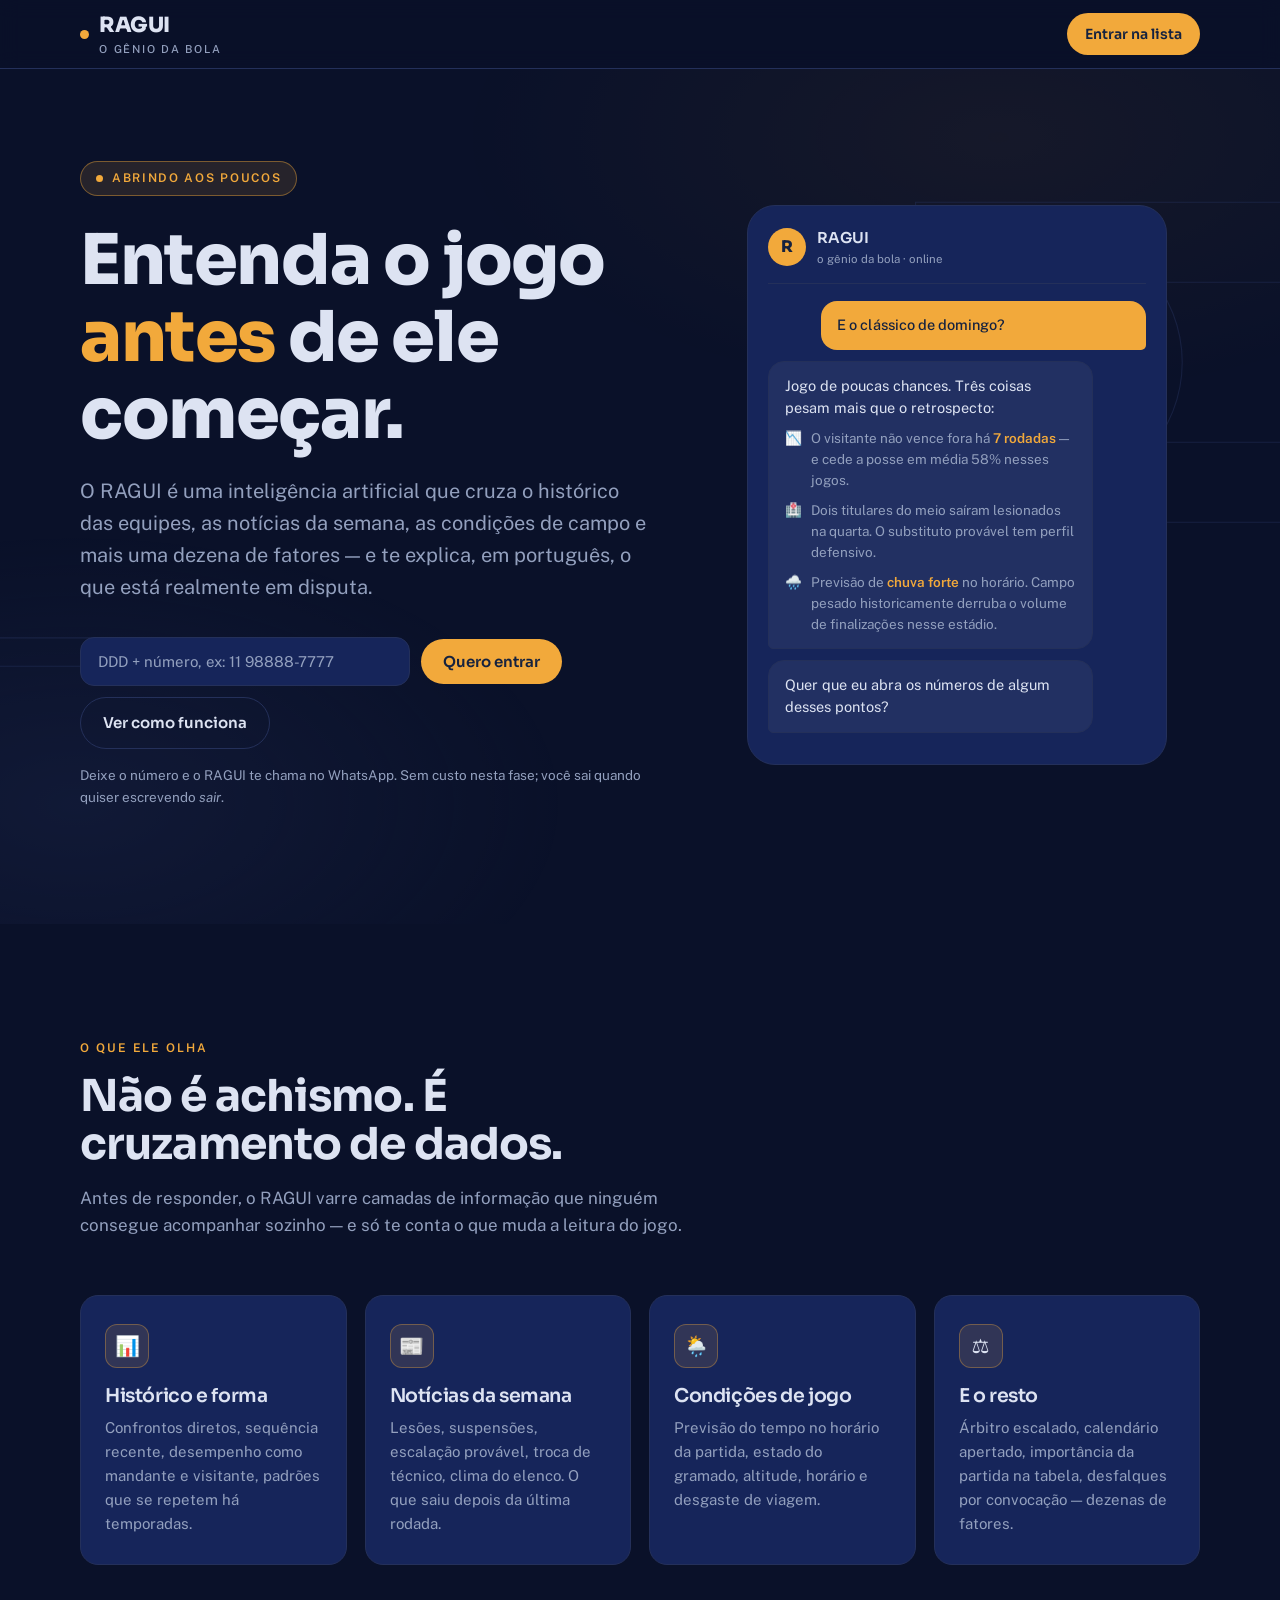
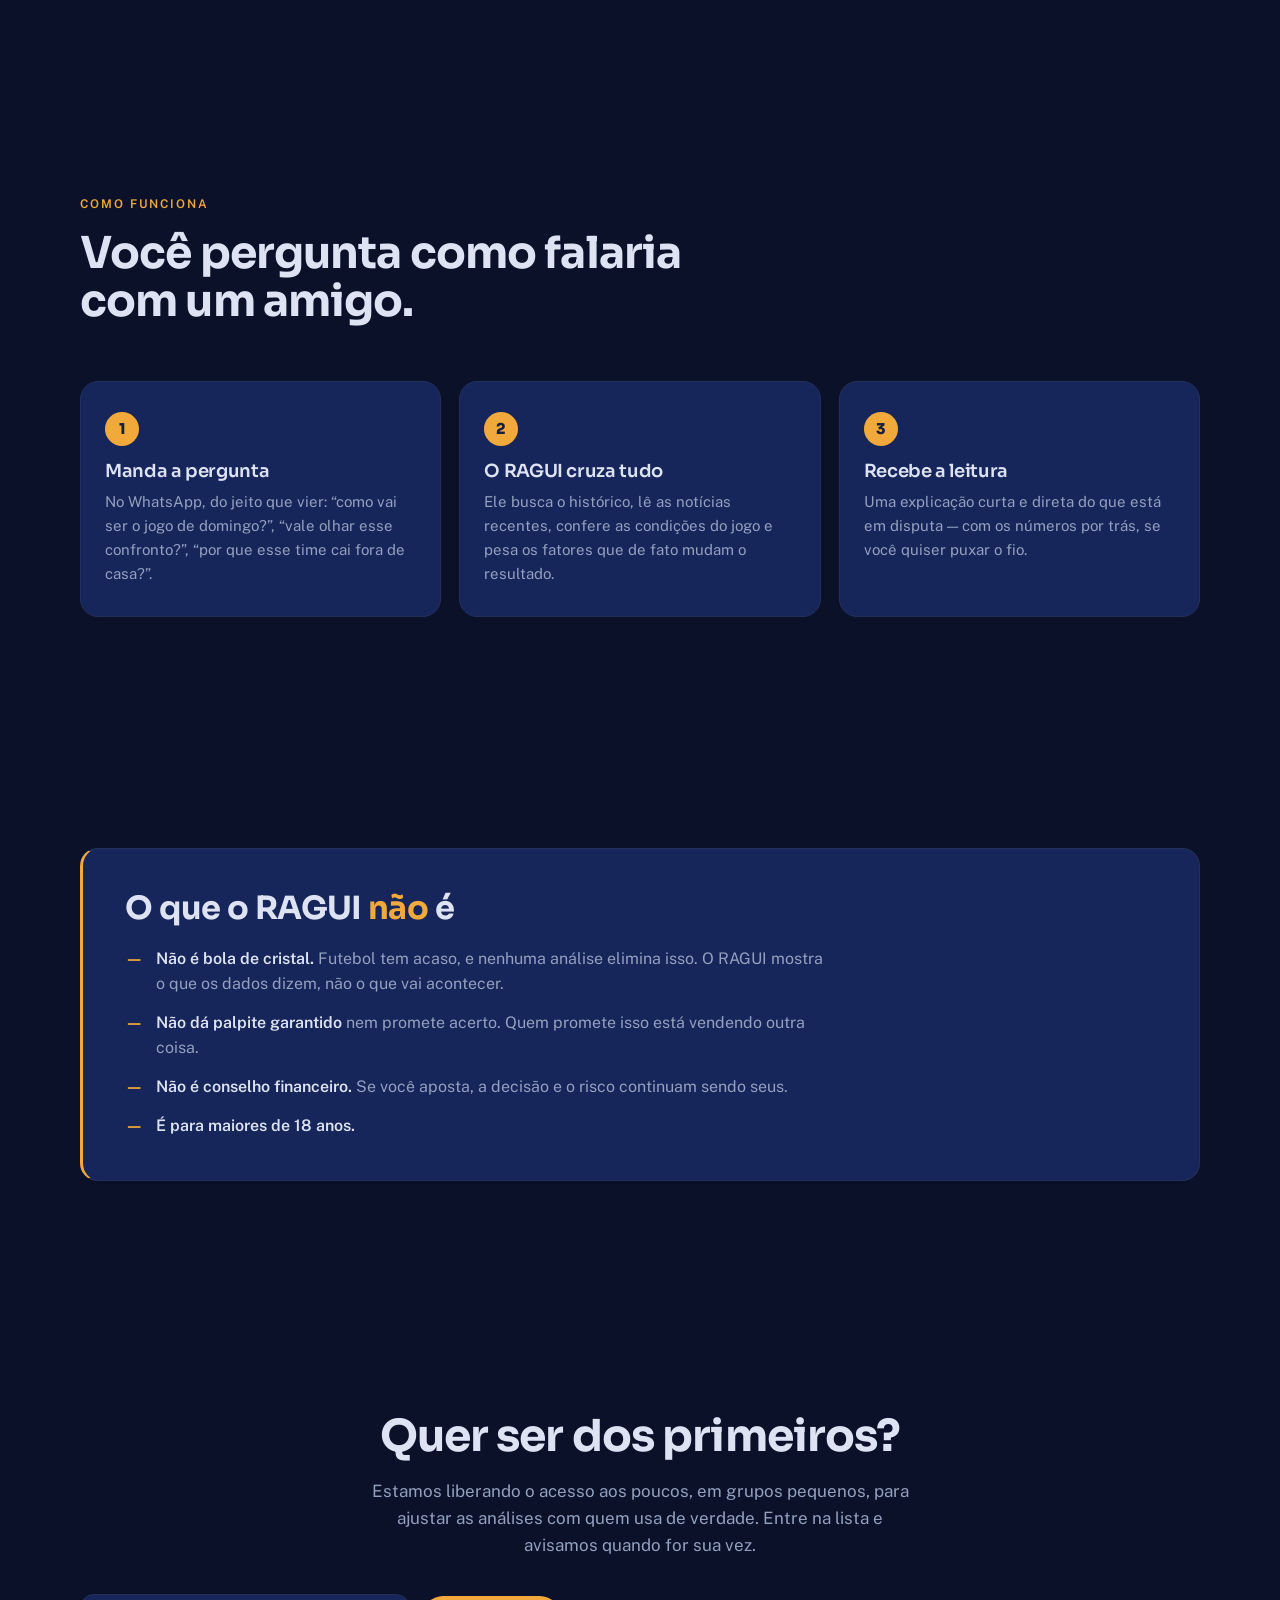
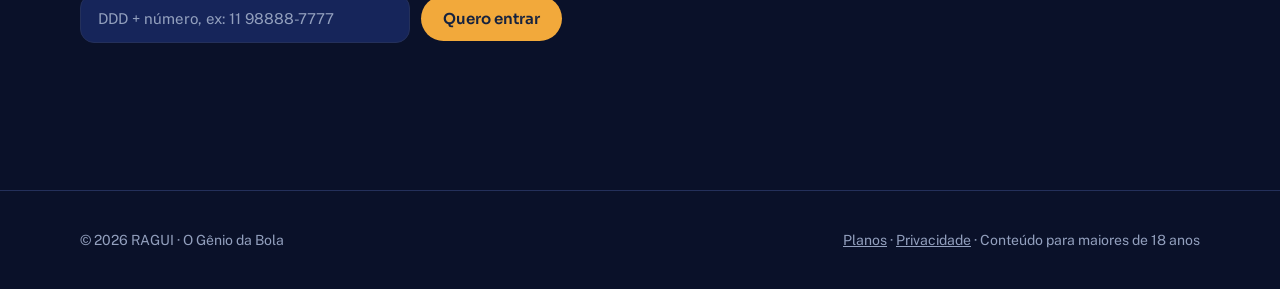
<file: index.html>
<!doctype html>
<html lang="pt-BR">
<head>
<meta charset="utf-8">
<meta name="viewport" content="width=device-width, initial-scale=1">
<title>RAGUI — O Gênio da Bola</title>
<meta name="description" content="Uma inteligência artificial que cruza estatística, notícias e condições de jogo para explicar o que está em disputa antes da bola rolar.">
<meta property="og:title" content="RAGUI — O Gênio da Bola">
<meta property="og:description" content="Entenda o jogo antes de ele começar. Estatística, notícias e condições de campo, cruzadas por IA e explicadas no seu WhatsApp.">
<meta property="og:type" content="website">
<link rel="preconnect" href="https://fonts.googleapis.com">
<link rel="preconnect" href="https://fonts.gstatic.com" crossorigin>
<link href="https://fonts.googleapis.com/css2?family=Sora:wght@400;600;700;800&family=Public+Sans:wght@400;500;600&display=swap" rel="stylesheet">
<style>
:root{
  --fundo:#0A1129; --tinta:#16255A; --borda:#24305A;
  --ambar:#F2A93B; --ambar-fraco:rgba(242,169,59,.12);
  --texto:#DDE3F2; --texto-fraco:#93A0BE; --branco:#fff;
  --disp:"Sora",system-ui,sans-serif; --ui:"Public Sans",system-ui,sans-serif;
  --raio:18px; --raio-lg:28px; --gutter:clamp(20px,5vw,48px);
}
*{margin:0;padding:0;box-sizing:border-box}
html{scroll-behavior:smooth}
body{background:var(--fundo);color:var(--texto);font-family:var(--ui);line-height:1.6;-webkit-font-smoothing:antialiased;overflow-x:hidden}
.wrap{width:min(1120px,100% - var(--gutter)*2);margin-inline:auto}
section{padding:clamp(64px,9vw,120px) 0}
h1,h2,h3{font-family:var(--disp);line-height:1.1;letter-spacing:-.02em}
a{color:inherit}

/* ---------- chrome ---------- */
.topo{position:sticky;top:0;z-index:50;backdrop-filter:blur(10px);background:rgba(10,17,41,.82);border-bottom:1px solid var(--borda)}
.topo .wrap{display:flex;align-items:center;justify-content:space-between;height:68px}
.marca{font-family:var(--disp);font-weight:800;font-size:21px;letter-spacing:-.02em;display:flex;align-items:center;gap:10px}
.marca .pt{width:9px;height:9px;border-radius:50%;background:var(--ambar);flex:none}
.marca small{display:block;font-family:var(--ui);font-weight:500;font-size:11px;letter-spacing:.16em;color:var(--texto-fraco);text-transform:uppercase;margin-top:-2px}
.btn{display:inline-flex;align-items:center;justify-content:center;gap:9px;font-family:var(--disp);font-weight:600;font-size:15px;
  padding:13px 22px;border-radius:999px;background:var(--ambar);color:#15223f;text-decoration:none;border:0;cursor:pointer;
  transition:transform .15s ease,filter .15s ease;white-space:nowrap}
.btn:hover{transform:translateY(-1px);filter:brightness(1.07)}
.btn-fantasma{background:transparent;color:var(--texto);border:1px solid var(--borda)}
.btn-fantasma:hover{border-color:var(--ambar);color:var(--ambar)}
.topo .btn{padding:10px 18px;font-size:14px}

/* ---------- hero ---------- */
.hero{position:relative;padding-top:clamp(56px,8vw,92px);overflow:hidden}
.hero .campo{position:absolute;inset:0;pointer-events:none;opacity:.5;
  background:
    radial-gradient(900px 440px at 78% 8%, rgba(242,169,59,.10), transparent 62%),
    radial-gradient(760px 420px at 6% 86%, rgba(36,48,90,.55), transparent 64%);}
.hero .linhas{position:absolute;inset:0;pointer-events:none;opacity:.5}
.hero .wrap{position:relative;display:grid;grid-template-columns:1.08fr .92fr;gap:clamp(32px,5vw,64px);align-items:center}
.selo{display:inline-flex;align-items:center;gap:9px;font-family:var(--ui);font-weight:600;font-size:12px;letter-spacing:.14em;text-transform:uppercase;
  color:var(--ambar);background:var(--ambar-fraco);border:1px solid rgba(242,169,59,.42);padding:7px 15px;border-radius:999px;margin-bottom:26px}
.selo .vivo{width:7px;height:7px;border-radius:50%;background:var(--ambar);box-shadow:0 0 0 0 rgba(242,169,59,.6);animation:pulsa 2.4s infinite}
@keyframes pulsa{0%{box-shadow:0 0 0 0 rgba(242,169,59,.55)}70%{box-shadow:0 0 0 11px rgba(242,169,59,0)}100%{box-shadow:0 0 0 0 rgba(242,169,59,0)}}
h1{font-size:clamp(40px,6.4vw,70px);font-weight:800}
h1 em{font-style:normal;color:var(--ambar)}
.sub{font-size:clamp(17px,2vw,20px);color:var(--texto-fraco);margin-top:22px;max-width:52ch}
.acoes{display:flex;flex-wrap:wrap;gap:13px;margin-top:34px}
.aviso-cta{font-size:13.5px;color:var(--texto-fraco);margin-top:16px}

/* Formulario de entrada: so o celular. Quem fala primeiro e o RAGUI.
   A classe se chama .campo-tel, NAO .campo: '.campo' ja existe nesta pagina
   como o gramado decorativo do hero (position:absolute, pointer-events:none)
   e deixava o input esticado e impossivel de clicar. */
.form-entrar{display:flex;flex-wrap:wrap;gap:11px;align-items:center;margin-top:34px}
.campo-tel{font-family:var(--ui);font-size:15px;color:var(--texto);background:var(--tinta);
  border:1px solid var(--borda);border-radius:14px;padding:15px 17px;
  flex:1 1 248px;min-width:0;max-width:330px;transition:border-color .15s}
.campo-tel::placeholder{color:var(--texto-fraco)}
.campo-tel:focus{outline:none;border-color:var(--ambar)}
.campo-tel[aria-invalid="true"]{border-color:#E8897A}
.form-entrar .btn{flex:0 0 auto}
.form-entrar .btn[disabled]{opacity:.6;cursor:progress;transform:none}
.msg{font-family:var(--ui);font-size:13.5px;line-height:1.5;color:var(--texto-fraco);margin-top:14px}
.msg.ok{color:var(--ambar)}
.msg.erro{color:#E8897A}
.so-leitor{position:absolute;width:1px;height:1px;margin:-1px;padding:0;overflow:hidden;
  clip:rect(0 0 0 0);white-space:nowrap;border:0}

/* ---------- mock de conversa ---------- */
.fone{background:var(--tinta);border:1px solid var(--borda);border-radius:var(--raio-lg);padding:20px;max-width:420px;margin-inline:auto;width:100%}
.fone .cab{display:flex;align-items:center;gap:11px;padding-bottom:15px;border-bottom:1px solid var(--borda);margin-bottom:17px}
.fone .av{width:38px;height:38px;border-radius:50%;background:var(--ambar);color:#15223f;display:grid;place-items:center;font-family:var(--disp);font-weight:800;font-size:16px;flex:none}
.fone .nome{font-family:var(--disp);font-weight:600;font-size:15px}
.fone .status{font-size:11.5px;color:var(--texto-fraco)}
.bolha{border-radius:16px;padding:13px 16px;font-size:14.5px;margin-bottom:11px;max-width:86%;line-height:1.55}
.bolha.eu{background:var(--ambar);color:#15223f;margin-left:auto;border-bottom-right-radius:5px;font-weight:500}
.bolha.ele{background:rgba(255,255,255,.05);border:1px solid var(--borda);border-bottom-left-radius:5px}
.bolha.ele b{color:var(--ambar);font-weight:600}
.bolha .fator{display:flex;gap:9px;margin-top:9px;font-size:13.5px;color:var(--texto-fraco)}
.bolha .fator span:first-child{flex:none}

/* ---------- grades ---------- */
.titulo-sec{max-width:62ch;margin-bottom:clamp(36px,5vw,56px)}
.titulo-sec .olho{font-size:12px;font-weight:600;letter-spacing:.16em;text-transform:uppercase;color:var(--ambar);margin-bottom:14px;font-family:var(--ui)}
h2{font-size:clamp(28px,4vw,44px);font-weight:700}
.titulo-sec p{color:var(--texto-fraco);margin-top:16px;font-size:17px}
.grade{display:grid;grid-template-columns:repeat(auto-fit,minmax(248px,1fr));gap:18px}
.card{background:var(--tinta);border:1px solid var(--borda);border-radius:var(--raio);padding:28px 24px}
.card .ic{width:44px;height:44px;border-radius:12px;background:var(--ambar-fraco);border:1px solid rgba(242,169,59,.34);
  display:grid;place-items:center;font-size:20px;margin-bottom:18px}
.card h3{font-size:19px;font-weight:600;margin-bottom:9px}
.card p{color:var(--texto-fraco);font-size:15px}

/* ---------- passos ---------- */
.passos{counter-reset:p;display:grid;grid-template-columns:repeat(auto-fit,minmax(300px,1fr));gap:18px}
.passo{position:relative;padding:30px 24px;border:1px solid var(--borda);border-radius:var(--raio);background:var(--tinta)}
.passo::before{counter-increment:p;content:counter(p);font-family:var(--disp);font-weight:800;font-size:15px;
  width:34px;height:34px;border-radius:50%;background:var(--ambar);color:#15223f;display:grid;place-items:center;margin-bottom:16px}
.passo h3{font-size:18px;font-weight:600;margin-bottom:8px}
.passo p{color:var(--texto-fraco);font-size:15px}

/* ---------- honestidade ---------- */
.franqueza{background:var(--tinta);border:1px solid var(--borda);border-left:3px solid var(--ambar);border-radius:var(--raio);padding:clamp(28px,4vw,42px)}
.franqueza h2{font-size:clamp(24px,3vw,32px);margin-bottom:20px}
.franqueza ul{list-style:none;display:grid;gap:13px;max-width:70ch}
.franqueza li{display:flex;gap:13px;color:var(--texto-fraco);font-size:16px}
.franqueza li b{color:var(--texto);font-weight:600}
.franqueza .mk{color:var(--ambar);flex:none;font-weight:700}

/* ---------- fecho ---------- */
.fecho{text-align:center}
.fecho h2{margin-bottom:18px}
.fecho p{color:var(--texto-fraco);max-width:54ch;margin:0 auto 32px;font-size:17px}
footer{border-top:1px solid var(--borda);padding:38px 0;color:var(--texto-fraco);font-size:14px}
footer .wrap{display:flex;flex-wrap:wrap;gap:16px;justify-content:space-between;align-items:center}
footer a{color:var(--texto-fraco)}

@media(max-width:880px){
  .hero .wrap{grid-template-columns:1fr}
  .fone{order:2;margin-top:8px}
  .topo .btn{display:none}
}
</style>
</head>
<body>

<header class="topo">
  <div class="wrap">
    <div class="marca"><span class="pt"></span><div>RAGUI<small>o gênio da bola</small></div></div>
    <a class="btn" href="#entrar">Entrar na lista</a>
  </div>
</header>

<section class="hero">
  <div class="campo"></div>
  <svg class="linhas" viewBox="0 0 1440 700" preserveAspectRatio="none" aria-hidden="true">
    <g fill="none" stroke="#24305A" stroke-width="1.2">
      <circle cx="1180" cy="330" r="150"/><circle cx="1180" cy="330" r="4" fill="#24305A"/>
      <path d="M1440 150 H1030 V510 H1440"/><path d="M1440 240 H1150 V420 H1440"/>
      <path d="M0 640 H330"/><path d="M0 672 H210"/>
    </g>
  </svg>
  <div class="wrap">
    <div>
      <span class="selo"><span class="vivo"></span>Abrindo aos poucos</span>
      <h1>Entenda o jogo <em>antes</em> de ele começar.</h1>
      <p class="sub">O RAGUI é uma inteligência artificial que cruza o histórico das equipes, as notícias da semana, as condições de campo e mais uma dezena de fatores — e te explica, em português, o que está realmente em disputa.</p>
      <form class="form-entrar" id="form-topo" novalidate>
        <label class="so-leitor" for="tel-topo">Seu WhatsApp com DDD</label>
        <input class="campo-tel" id="tel-topo" name="telefone" type="tel" inputmode="numeric"
               autocomplete="tel" placeholder="DDD + número, ex: 11 98888-7777" maxlength="20" required>
        <button class="btn" type="submit">Quero entrar</button>
        <a class="btn btn-fantasma" href="#como">Ver como funciona</a>
      </form>
      <p class="msg" id="msg-topo" role="status" aria-live="polite"></p>
      <p class="aviso-cta">Deixe o número e o RAGUI te chama no WhatsApp. Sem custo nesta
        fase; você sai quando quiser escrevendo <em>sair</em>.</p>
    </div>

    <div class="fone" aria-label="Exemplo de conversa com o RAGUI">
      <div class="cab">
        <div class="av">R</div>
        <div><div class="nome">RAGUI</div><div class="status">o gênio da bola · online</div></div>
      </div>
      <div class="bolha eu">E o clássico de domingo?</div>
      <div class="bolha ele">
        Jogo de poucas chances. Três coisas pesam mais que o retrospecto:
        <div class="fator"><span>📉</span><span>O visitante não vence fora há <b>7 rodadas</b> — e cede a posse em média 58% nesses jogos.</span></div>
        <div class="fator"><span>🏥</span><span>Dois titulares do meio saíram lesionados na quarta. O substituto provável tem perfil defensivo.</span></div>
        <div class="fator"><span>🌧️</span><span>Previsão de <b>chuva forte</b> no horário. Campo pesado historicamente derruba o volume de finalizações nesse estádio.</span></div>
      </div>
      <div class="bolha ele">Quer que eu abra os números de algum desses pontos?</div>
    </div>
  </div>
</section>

<section id="como">
  <div class="wrap">
    <div class="titulo-sec">
      <div class="olho">O que ele olha</div>
      <h2>Não é achismo. É cruzamento de dados.</h2>
      <p>Antes de responder, o RAGUI varre camadas de informação que ninguém consegue acompanhar sozinho — e só te conta o que muda a leitura do jogo.</p>
    </div>
    <div class="grade">
      <div class="card"><div class="ic">📊</div><h3>Histórico e forma</h3><p>Confrontos diretos, sequência recente, desempenho como mandante e visitante, padrões que se repetem há temporadas.</p></div>
      <div class="card"><div class="ic">📰</div><h3>Notícias da semana</h3><p>Lesões, suspensões, escalação provável, troca de técnico, clima do elenco. O que saiu depois da última rodada.</p></div>
      <div class="card"><div class="ic">🌦️</div><h3>Condições de jogo</h3><p>Previsão do tempo no horário da partida, estado do gramado, altitude, horário e desgaste de viagem.</p></div>
      <div class="card"><div class="ic">⚖️</div><h3>E o resto</h3><p>Árbitro escalado, calendário apertado, importância da partida na tabela, desfalques por convocação — dezenas de fatores.</p></div>
    </div>
  </div>
</section>

<section>
  <div class="wrap">
    <div class="titulo-sec">
      <div class="olho">Como funciona</div>
      <h2>Você pergunta como falaria com um amigo.</h2>
    </div>
    <div class="passos">
      <div class="passo"><h3>Manda a pergunta</h3><p>No WhatsApp, do jeito que vier: “como vai ser o jogo de domingo?”, “vale olhar esse confronto?”, “por que esse time cai fora de casa?”.</p></div>
      <div class="passo"><h3>O RAGUI cruza tudo</h3><p>Ele busca o histórico, lê as notícias recentes, confere as condições do jogo e pesa os fatores que de fato mudam o resultado.</p></div>
      <div class="passo"><h3>Recebe a leitura</h3><p>Uma explicação curta e direta do que está em disputa — com os números por trás, se você quiser puxar o fio.</p></div>
    </div>
  </div>
</section>

<section>
  <div class="wrap">
    <div class="franqueza">
      <h2>O que o RAGUI <span style="color:var(--ambar)">não</span> é</h2>
      <ul>
        <li><span class="mk">—</span><span><b>Não é bola de cristal.</b> Futebol tem acaso, e nenhuma análise elimina isso. O RAGUI mostra o que os dados dizem, não o que vai acontecer.</span></li>
        <li><span class="mk">—</span><span><b>Não dá palpite garantido</b> nem promete acerto. Quem promete isso está vendendo outra coisa.</span></li>
        <li><span class="mk">—</span><span><b>Não é conselho financeiro.</b> Se você aposta, a decisão e o risco continuam sendo seus.</span></li>
        <li><span class="mk">—</span><span><b>É para maiores de 18 anos.</b></span></li>
      </ul>
    </div>
  </div>
</section>

<section id="entrar">
  <div class="wrap fecho">
    <h2>Quer ser dos primeiros?</h2>
    <p>Estamos liberando o acesso aos poucos, em grupos pequenos, para ajustar as análises com quem usa de verdade. Entre na lista e avisamos quando for sua vez.</p>
    <form class="form-entrar" id="form-fim" novalidate>
      <label class="so-leitor" for="tel-fim">Seu WhatsApp com DDD</label>
      <input class="campo-tel" id="tel-fim" name="telefone" type="tel" inputmode="numeric"
             autocomplete="tel" placeholder="DDD + número, ex: 11 98888-7777" maxlength="20" required>
      <button class="btn" type="submit">Quero entrar</button>
    </form>
    <p class="msg" id="msg-fim" role="status" aria-live="polite"></p>
  </div>
</section>

<footer>
  <div class="wrap">
    <div>© <span id="ano"></span> RAGUI · O Gênio da Bola</div>
    <div><a href="/assinar.html">Planos</a> · <a href="/privacidade.html">Privacidade</a> · <span>Conteúdo para maiores de 18 anos</span></div>
  </div>
</footer>

<script>
  /* Inscricao pela landing: a pessoa deixa so o celular e o RAGUI se
     apresenta. O POST vai como text/plain de proposito — assim o
     navegador nao dispara preflight de CORS. */
  var ENDPOINT = "https://qubitadvisors.app.n8n.cloud/webhook/genio-inscricao";

  document.getElementById("ano").textContent = new Date().getFullYear();

  (function () {
    function digitos(s) { return String(s || "").replace(/\D/g, ""); }

    function mascara(v) {
      var d = digitos(v);
      /* Quem digita com o +55 nao pode ter o DDI lido como DDD: isso
         mandava mensagem para numero errado. */
      if (d.length > 11 && d.indexOf("55") === 0) d = d.slice(2);
      d = d.slice(0, 11);
      if (d.length <= 2) return d;
      if (d.length <= 6) return "(" + d.slice(0, 2) + ") " + d.slice(2);
      if (d.length <= 10) return "(" + d.slice(0, 2) + ") " + d.slice(2, 6) + "-" + d.slice(6);
      return "(" + d.slice(0, 2) + ") " + d.slice(2, 7) + "-" + d.slice(7);
    }

    /* DDDs que existem de verdade. A faixa 11-99 aceitava 20, 25, 30, 40,
       50, 52, 56-60, 70, 76, 80 e 90, que nao sao DDD de lugar nenhum. */
    var DDDS = [11,12,13,14,15,16,17,18,19,21,22,24,27,28,31,32,33,34,35,37,38,
                41,42,43,44,45,46,47,48,49,51,53,54,55,61,62,63,64,65,66,67,68,
                69,71,73,74,75,77,79,81,82,83,84,85,86,87,88,89,91,92,93,94,95,
                96,97,98,99];
    function valido(d) {
      if (d.length > 11 && d.indexOf("55") === 0) d = d.slice(2);
      if (d.length !== 10 && d.length !== 11) return false;
      if (DDDS.indexOf(parseInt(d.slice(0, 2), 10)) < 0) return false;
      /* Celular de 9 digitos sempre comeca com 9; fixo de 8 nunca comeca com 0 ou 1. */
      if (d.length === 11 && d.charAt(2) !== "9") return false;
      if (d.length === 10 && "01".indexOf(d.charAt(2)) >= 0) return false;
      return true;
    }

    function diz(el, classe, texto) {
      el.className = "msg" + (classe ? " " + classe : "");
      el.textContent = texto;
    }

    function ligar(sufixo) {
      var f = document.getElementById("form-" + sufixo);
      var inp = document.getElementById("tel-" + sufixo);
      var msg = document.getElementById("msg-" + sufixo);
      if (!f || !inp || !msg) return;
      var btn = f.querySelector('button[type="submit"]');

      inp.addEventListener("input", function () {
        var pos = inp.value.length;
        inp.value = mascara(inp.value);
        if (pos >= inp.value.length) inp.removeAttribute("aria-invalid");
        diz(msg, "", "");
      });

      f.addEventListener("submit", function (e) {
        e.preventDefault();
        var d = digitos(inp.value);
        if (d.length > 11 && d.indexOf("55") === 0) d = d.slice(2);
        if (!valido(d)) {
          inp.setAttribute("aria-invalid", "true");
          diz(msg, "erro", "Confere o número: precisa de DDD mais 8 ou 9 dígitos.");
          inp.focus();
          return;
        }
        var rotulo = btn.textContent;
        btn.disabled = true;
        btn.textContent = "Enviando...";
        diz(msg, "", "");

        fetch(ENDPOINT, {
          method: "POST",
          headers: { "Content-Type": "text/plain" },
          body: JSON.stringify({ telefone: d, origem: String(location.href).slice(0, 300) })
        })
          .then(function (r) {
            return r.json().catch(function () { return { ok: r.ok }; });
          })
          .then(function (j) {
            j = j || {};
            if (j.ok && j.enviado) {
              diz(msg, "ok", "Pronto! Acabei de te chamar no WhatsApp \u2014 olha lá. \uD83D\uDC4B");
              f.reset();
            } else if (j.ok && j.motivo === "ja_inscrito") {
              diz(msg, "ok", "Esse número já está na lista. Procura a conversa do RAGUI no seu WhatsApp.");
            } else if (j.motivo === "telefone_invalido") {
              inp.setAttribute("aria-invalid", "true");
              diz(msg, "erro", "Esse número não parece válido. Confere o DDD?");
            } else {
              /* Inclui o caso de teto por IP: nao vale explicar o limite
                 a quem pode estar abusando dele. */
              diz(msg, "erro", "Não consegui te chamar agora. Tenta de novo em alguns minutos?");
            }
          })
          .catch(function () {
            diz(msg, "erro", "Não conseguimos falar com o servidor. Tenta de novo?");
          })
          .then(function () {
            btn.disabled = false;
            btn.textContent = rotulo;
          });
      });
    }

    ligar("topo");
    ligar("fim");
  })();
</script>
</body>
</html>
</file>
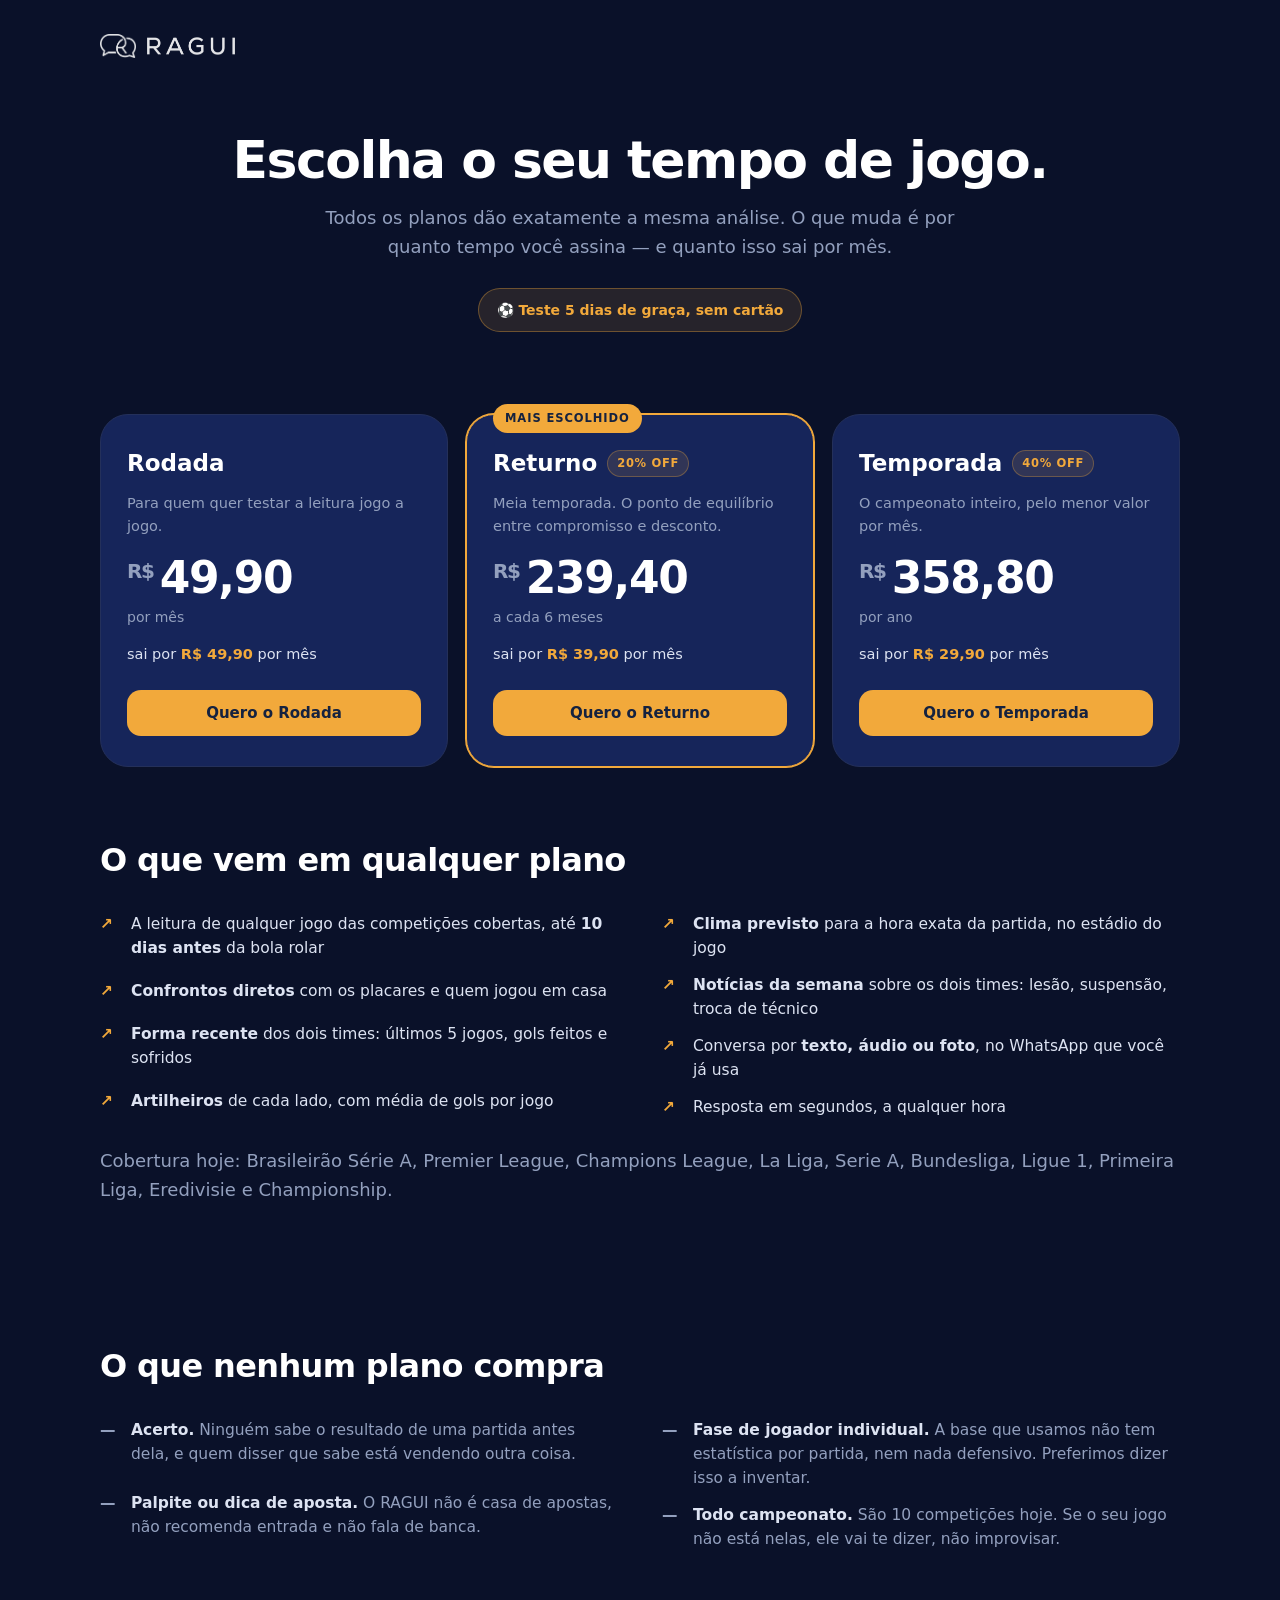
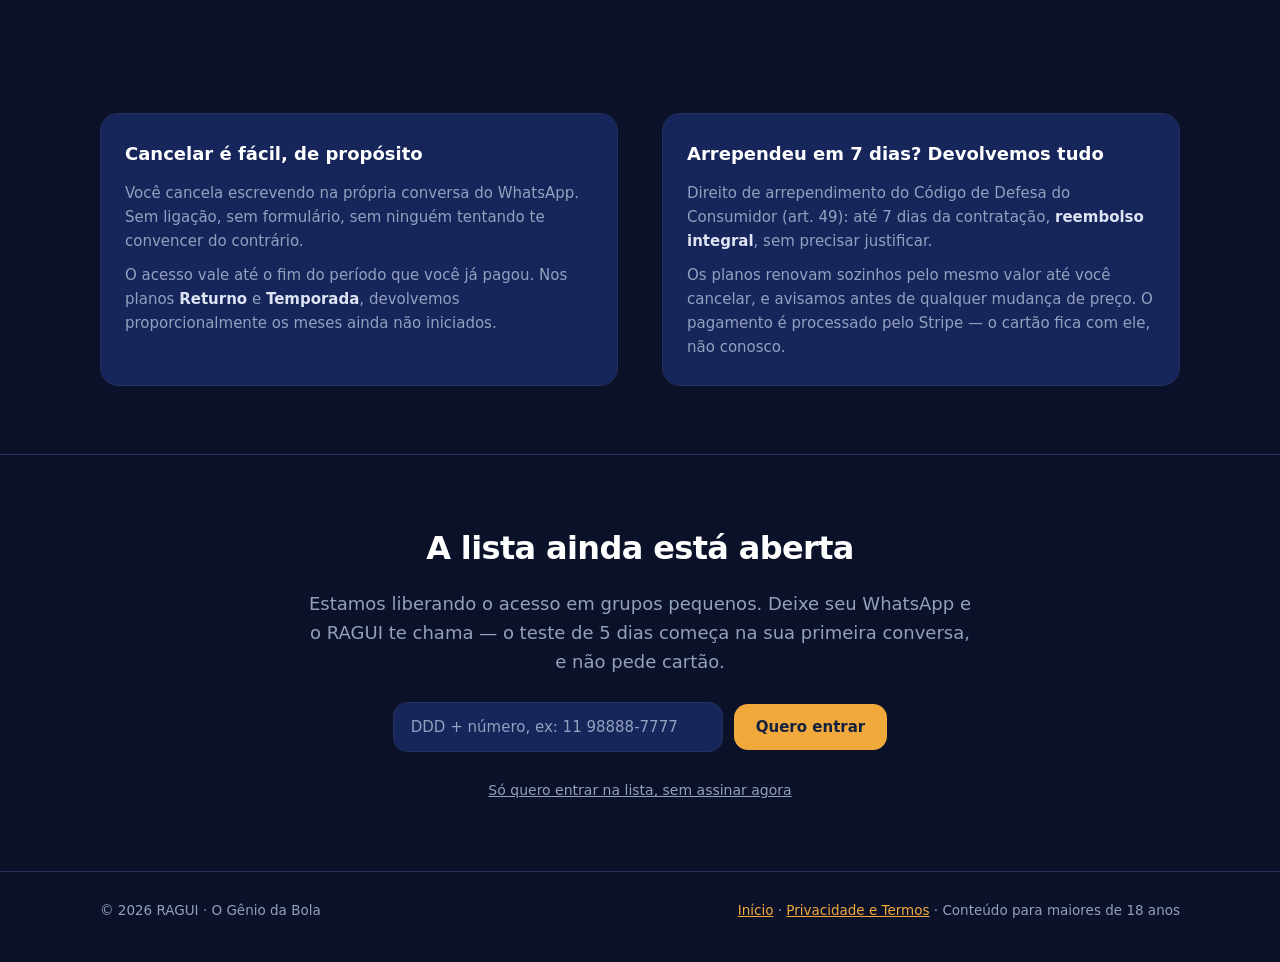
<file: assinar.html>
<!doctype html>
<html lang="pt-BR">
<head>
<meta charset="utf-8">
<meta name="viewport" content="width=device-width, initial-scale=1">
<title>Planos · RAGUI — O Gênio da Bola</title>
<meta name="description" content="Planos do RAGUI — O Gênio da Bola: Rodada, Returno e Temporada. Teste grátis de 5 dias, sem cartão.">

<style>
:root{
  --u-sim:url("[data-uri]");
  --u-pal:url("[data-uri]");
  --fundo:#0A1129; --tinta:#16255A; --borda:#24305A;
  --ambar:#F2A93B; --ambar-fraco:rgba(242,169,59,.12);
  --texto:#DDE3F2; --texto-fraco:#93A0BE; --branco:#fff;
  --disp:"Sora",system-ui,sans-serif; --ui:"Public Sans",system-ui,sans-serif;
  --raio:18px; --raio-lg:28px; --gutter:clamp(20px,5vw,48px);
}
*{margin:0;padding:0;box-sizing:border-box}
html{scroll-behavior:smooth}
body{background:var(--fundo);color:var(--texto);font-family:var(--ui);font-size:16px;line-height:1.6;-webkit-font-smoothing:antialiased}
.wrap{width:min(1080px,100% - var(--gutter)*2);margin-inline:auto}
a{color:var(--ambar)}

header{padding:clamp(22px,4vw,34px) 0}
.marca{display:flex;align-items:center;gap:11px;text-decoration:none;width:max-content}
.mk{display:block;background-repeat:no-repeat;background-position:center;background-size:contain}
.marca .mk:first-child{width:36px;aspect-ratio:600/401;background-image:var(--u-sim)}
.marca .mk:last-child{width:88px;aspect-ratio:700/143;background-image:var(--u-pal)}

.topo{padding:clamp(18px,4vw,40px) 0 clamp(26px,5vw,44px);text-align:center}
h1{font-family:var(--disp);font-size:clamp(32px,6vw,52px);font-weight:600;letter-spacing:-.03em;line-height:1.08;color:var(--branco)}
.sub{color:var(--texto-fraco);font-size:clamp(16px,2vw,18px);max-width:58ch;margin:16px auto 0}
.selo-teste{display:inline-flex;align-items:center;gap:9px;margin-top:26px;padding:10px 18px;border-radius:999px;
  background:var(--ambar-fraco);border:1px solid rgba(242,169,59,.35);color:var(--ambar);
  font-weight:600;font-size:14px}

.grade{display:grid;grid-template-columns:repeat(auto-fit,minmax(272px,1fr));gap:18px;margin-top:clamp(26px,4vw,38px)}
.plano{position:relative;background:var(--tinta);border:1px solid var(--borda);border-radius:var(--raio-lg);padding:30px 26px;display:flex;flex-direction:column}
.plano.destaque{border-color:var(--ambar);box-shadow:0 0 0 1px var(--ambar)}
.fita{position:absolute;top:-11px;left:26px;background:var(--ambar);color:#15223f;font-family:var(--disp);font-weight:700;
  font-size:11.5px;letter-spacing:.08em;text-transform:uppercase;padding:5px 12px;border-radius:999px}
.plano h3{font-family:var(--disp);font-size:23px;font-weight:600;color:var(--branco);display:flex;align-items:center;gap:10px;flex-wrap:wrap}
.economia{font-family:var(--ui);font-size:11.5px;font-weight:700;letter-spacing:.06em;text-transform:uppercase;
  color:var(--ambar);background:var(--ambar-fraco);border:1px solid rgba(242,169,59,.3);padding:3px 9px;border-radius:999px}
.plano .linha{color:var(--texto-fraco);font-size:14.5px;margin-top:10px;min-height:3em}
.preco{font-family:var(--disp);font-size:44px;font-weight:700;color:var(--branco);letter-spacing:-.03em;margin-top:18px;line-height:1}
.cifrao{font-size:20px;font-weight:600;color:var(--texto-fraco);margin-right:6px;vertical-align:super}
.periodo{color:var(--texto-fraco);font-size:14px;margin-top:6px}
.equivale{font-size:14.5px;margin-top:14px;color:var(--texto)}
.equivale strong{color:var(--ambar)}
.btn{display:inline-flex;align-items:center;justify-content:center;gap:9px;font-family:var(--disp);font-weight:600;font-size:15px;
  padding:14px 22px;border-radius:14px;border:0;background:var(--ambar);color:#15223f;cursor:pointer;text-decoration:none;
  transition:transform .15s,filter .15s}
.btn:hover{transform:translateY(-1px);filter:brightness(1.07)}
.btn[disabled]{opacity:.6;cursor:progress;transform:none}
.plano .escolher{margin-top:auto;width:100%;margin-top:24px}

section{padding:clamp(40px,7vw,68px) 0}
h2{font-family:var(--disp);font-size:clamp(23px,3.4vw,32px);font-weight:600;letter-spacing:-.02em;color:var(--branco)}
.duas{display:grid;grid-template-columns:repeat(auto-fit,minmax(300px,1fr));gap:clamp(22px,4vw,44px);margin-top:26px}
.lista{list-style:none;display:grid;gap:13px}
.lista li{display:flex;gap:11px;font-size:15.5px;line-height:1.55}
.lista .mk2{flex:none;width:20px;color:var(--ambar);font-weight:700}
.nao li .mk2{color:var(--texto-fraco)}
.nao li{color:var(--texto-fraco)}
.nao li strong{color:var(--texto)}

.caixa{background:var(--tinta);border:1px solid var(--borda);border-radius:var(--raio);padding:26px 24px}
.caixa h3{font-family:var(--disp);font-size:18px;font-weight:600;color:var(--branco);margin-bottom:12px}
.caixa p{font-size:15px;color:var(--texto-fraco);margin-bottom:10px}
.caixa p:last-child{margin-bottom:0}
.caixa strong{color:var(--texto)}

.entrar{text-align:center;border-top:1px solid var(--borda)}
.form-entrar{display:flex;flex-wrap:wrap;gap:11px;align-items:center;justify-content:center;margin-top:26px}
.campo-tel{font-family:var(--ui);font-size:15px;color:var(--texto);background:var(--tinta);
  border:1px solid var(--borda);border-radius:14px;padding:15px 17px;flex:1 1 248px;min-width:0;max-width:330px;transition:border-color .15s}
.campo-tel::placeholder{color:var(--texto-fraco)}
.campo-tel:focus{outline:none;border-color:var(--ambar)}
.campo-tel[aria-invalid="true"]{border-color:#E8897A}
.msg{font-size:13.5px;line-height:1.5;color:var(--texto-fraco);margin-top:14px}
.msg.ok{color:var(--ambar)}
.msg.erro{color:#E8897A}
.escolhido{font-size:14px;color:var(--texto-fraco);margin-top:14px}
.escolhido strong{color:var(--ambar)}
.so-leitor{position:absolute;width:1px;height:1px;margin:-1px;padding:0;overflow:hidden;clip:rect(0 0 0 0);white-space:nowrap;border:0}
.faixa{border-radius:var(--raio);padding:16px 20px;margin-top:18px;font-size:15px;line-height:1.55;
  background:var(--ambar-fraco);border:1px solid rgba(242,169,59,.35);color:var(--texto)}
.faixa strong{color:var(--ambar)}
.faixa.neutra{background:var(--tinta);border-color:var(--borda);color:var(--texto-fraco)}
.secundario{display:inline-block;margin-top:16px;font-size:14px;color:var(--texto-fraco);
  background:none;border:0;cursor:pointer;text-decoration:underline;font-family:var(--ui)}
.secundario:hover{color:var(--ambar)}

footer{border-top:1px solid var(--borda);padding:28px 0 40px;color:var(--texto-fraco);font-size:13.5px}
footer .wrap{display:flex;flex-wrap:wrap;gap:12px;justify-content:space-between}
</style>
</head>
<body>

<header class="wrap">
  <a class="marca" href="/" aria-label="RAGUI — página inicial">
    <span class="mk" aria-hidden="true"></span>
    <span class="mk" aria-hidden="true"></span>
  </a>
</header>

<div class="wrap" id="faixa-wrap"></div>

<div class="wrap topo">
  <h1>Escolha o seu tempo de jogo.</h1>
  <p class="sub">Todos os planos dão exatamente a mesma análise. O que muda é por
    quanto tempo você assina — e quanto isso sai por mês.</p>
  <span class="selo-teste">⚽ Teste 5 dias de graça, sem cartão</span>
</div>

<div class="wrap">
  <div class="grade">
      <article class="plano">
        
        <h3>Rodada </h3>
        <p class="linha">Para quem quer testar a leitura jogo a jogo.</p>
        <p class="preco"><span class="cifrao">R$</span>49,90</p>
        <p class="periodo">por mês</p>
        <p class="equivale">sai por <strong>R$ 49,90</strong> por mês</p>
        <button class="btn escolher" type="button" data-plano="rodada" data-nome="Rodada">Quero o Rodada</button>
      </article>
      <article class="plano destaque">
        <span class="fita">Mais escolhido</span>
        <h3>Returno <span class="economia">20% off</span></h3>
        <p class="linha">Meia temporada. O ponto de equilíbrio entre compromisso e desconto.</p>
        <p class="preco"><span class="cifrao">R$</span>239,40</p>
        <p class="periodo">a cada 6 meses</p>
        <p class="equivale">sai por <strong>R$ 39,90</strong> por mês</p>
        <button class="btn escolher" type="button" data-plano="returno" data-nome="Returno">Quero o Returno</button>
      </article>
      <article class="plano">
        
        <h3>Temporada <span class="economia">40% off</span></h3>
        <p class="linha">O campeonato inteiro, pelo menor valor por mês.</p>
        <p class="preco"><span class="cifrao">R$</span>358,80</p>
        <p class="periodo">por ano</p>
        <p class="equivale">sai por <strong>R$ 29,90</strong> por mês</p>
        <button class="btn escolher" type="button" data-plano="temporada" data-nome="Temporada">Quero o Temporada</button>
      </article>
  </div>
</div>

<section class="wrap">
  <h2>O que vem em qualquer plano</h2>
  <div class="duas">
    <ul class="lista">
      <li><span class="mk2">↗</span><span>A leitura de qualquer jogo das competições cobertas, até <strong>10 dias antes</strong> da bola rolar</span></li>
      <li><span class="mk2">↗</span><span><strong>Confrontos diretos</strong> com os placares e quem jogou em casa</span></li>
      <li><span class="mk2">↗</span><span><strong>Forma recente</strong> dos dois times: últimos 5 jogos, gols feitos e sofridos</span></li>
      <li><span class="mk2">↗</span><span><strong>Artilheiros</strong> de cada lado, com média de gols por jogo</span></li>
    </ul>
    <ul class="lista">
      <li><span class="mk2">↗</span><span><strong>Clima previsto</strong> para a hora exata da partida, no estádio do jogo</span></li>
      <li><span class="mk2">↗</span><span><strong>Notícias da semana</strong> sobre os dois times: lesão, suspensão, troca de técnico</span></li>
      <li><span class="mk2">↗</span><span>Conversa por <strong>texto, áudio ou foto</strong>, no WhatsApp que você já usa</span></li>
      <li><span class="mk2">↗</span><span>Resposta em segundos, a qualquer hora</span></li>
    </ul>
  </div>
  <p class="sub" style="margin-top:28px;text-align:left;max-width:none">
    Cobertura hoje: Brasileirão Série A, Premier League, Champions League, La Liga,
    Serie A, Bundesliga, Ligue 1, Primeira Liga, Eredivisie e Championship.
  </p>
</section>

<section class="wrap">
  <h2>O que nenhum plano compra</h2>
  <div class="duas">
    <ul class="lista nao">
      <li><span class="mk2">—</span><span><strong>Acerto.</strong> Ninguém sabe o resultado de uma partida antes dela, e quem disser que sabe está vendendo outra coisa.</span></li>
      <li><span class="mk2">—</span><span><strong>Palpite ou dica de aposta.</strong> O RAGUI não é casa de apostas, não recomenda entrada e não fala de banca.</span></li>
    </ul>
    <ul class="lista nao">
      <li><span class="mk2">—</span><span><strong>Fase de jogador individual.</strong> A base que usamos não tem estatística por partida, nem nada defensivo. Preferimos dizer isso a inventar.</span></li>
      <li><span class="mk2">—</span><span><strong>Todo campeonato.</strong> São 10 competições hoje. Se o seu jogo não está nelas, ele vai te dizer, não improvisar.</span></li>
    </ul>
  </div>
</section>

<section class="wrap">
  <div class="duas">
    <div class="caixa">
      <h3>Cancelar é fácil, de propósito</h3>
      <p>Você cancela escrevendo na própria conversa do WhatsApp. Sem ligação, sem formulário, sem ninguém tentando te convencer do contrário.</p>
      <p>O acesso vale até o fim do período que você já pagou. Nos planos <strong>Returno</strong> e <strong>Temporada</strong>, devolvemos proporcionalmente os meses ainda não iniciados.</p>
    </div>
    <div class="caixa">
      <h3>Arrependeu em 7 dias? Devolvemos tudo</h3>
      <p>Direito de arrependimento do Código de Defesa do Consumidor (art. 49): até 7 dias da contratação, <strong>reembolso integral</strong>, sem precisar justificar.</p>
      <p>Os planos renovam sozinhos pelo mesmo valor até você cancelar, e avisamos antes de qualquer mudança de preço. O pagamento é processado pelo Stripe — o cartão fica com ele, não conosco.</p>
    </div>
  </div>
</section>

<section class="entrar">
  <div class="wrap">
    <h2 id="titulo-acao">A lista ainda está aberta</h2>
    <p class="sub" id="texto-acao">Estamos liberando o acesso em grupos pequenos. Deixe seu
      WhatsApp e o RAGUI te chama — o teste de 5 dias começa na sua primeira conversa,
      e não pede cartão.</p>
    <form class="form-entrar" id="form-planos" novalidate>
      <label class="so-leitor" for="tel-planos">Seu WhatsApp com DDD</label>
      <input class="campo-tel" id="tel-planos" name="telefone" type="tel" inputmode="numeric"
             autocomplete="tel" placeholder="DDD + número, ex: 11 98888-7777" maxlength="20" required>
      <button class="btn" type="submit" id="botao-acao">Quero entrar</button>
    </form>
    <p class="escolhido" id="escolhido"></p>
    <p class="msg" id="msg-planos" role="status" aria-live="polite"></p>
    <button class="secundario" id="limpar-plano" type="button" hidden>Só quero entrar na lista, sem assinar agora</button>
  </div>
</section>

<footer>
  <div class="wrap">
    <div>© <span id="ano"></span> RAGUI · O Gênio da Bola</div>
    <div><a href="/">Início</a> · <a href="/privacidade.html">Privacidade e Termos</a> · <span>Conteúdo para maiores de 18 anos</span></div>
  </div>
</footer>

<script>
  /* Duas acoes no mesmo formulario: com plano escolhido, vai para o checkout
     do Stripe; sem plano, entra na lista de espera. O botao sempre diz qual
     das duas vai acontecer. */
  var ENDPOINT_LISTA = "https://qubitadvisors.app.n8n.cloud/webhook/genio-inscricao";
  var ENDPOINT_CHECKOUT = "https://qubitadvisors.app.n8n.cloud/webhook/genio-checkout";
  var planoEscolhido = "";

  document.getElementById("ano").textContent = new Date().getFullYear();

  (function () {
    function digitos(s) { return String(s || "").replace(/\D/g, ""); }

    function mascara(v) {
      var d = digitos(v);
      if (d.length > 11 && d.indexOf("55") === 0) d = d.slice(2);
      d = d.slice(0, 11);
      if (d.length <= 2) return d;
      if (d.length <= 6) return "(" + d.slice(0, 2) + ") " + d.slice(2);
      if (d.length <= 10) return "(" + d.slice(0, 2) + ") " + d.slice(2, 6) + "-" + d.slice(6);
      return "(" + d.slice(0, 2) + ") " + d.slice(2, 7) + "-" + d.slice(7);
    }

    var DDDS = [11,12,13,14,15,16,17,18,19,21,22,24,27,28,31,32,33,34,35,37,38,
                41,42,43,44,45,46,47,48,49,51,53,54,55,61,62,63,64,65,66,67,68,
                69,71,73,74,75,77,79,81,82,83,84,85,86,87,88,89,91,92,93,94,95,
                96,97,98,99];
    function valido(d) {
      if (d.length > 11 && d.indexOf("55") === 0) d = d.slice(2);
      if (d.length !== 10 && d.length !== 11) return false;
      if (DDDS.indexOf(parseInt(d.slice(0, 2), 10)) < 0) return false;
      if (d.length === 11 && d.charAt(2) !== "9") return false;
      if (d.length === 10 && "01".indexOf(d.charAt(2)) >= 0) return false;
      return true;
    }

    var msg = document.getElementById("msg-planos");
    var escolhido = document.getElementById("escolhido");
    var titulo = document.getElementById("titulo-acao");
    var texto = document.getElementById("texto-acao");
    var botao = document.getElementById("botao-acao");
    var limpar = document.getElementById("limpar-plano");
    function diz(classe, t) { msg.className = "msg" + (classe ? " " + classe : ""); msg.textContent = t; }

    /* Volta do Stripe */
    (function () {
      var q = String(location.search || "");
      if (q.indexOf("pago=1") < 0 && q.indexOf("cancelado=1") < 0) return;
      var f = document.createElement("div");
      if (q.indexOf("pago=1") >= 0) {
        f.className = "faixa";
        f.innerHTML = "<strong>Pagamento recebido \u2014 obrigado!</strong> " +
          "O RAGUI vai te confirmar no WhatsApp em instantes, com a data at\u00e9 quando " +
          "seu plano vale. A partir de agora n\u00e3o h\u00e1 limite di\u00e1rio.";
      } else {
        f.className = "faixa neutra";
        f.textContent = "Pagamento cancelado \u2014 nada foi cobrado. Se quiser, escolha outro plano ou entre na lista sem assinar.";
      }
      document.getElementById("faixa-wrap").appendChild(f);
      history.replaceState(null, "", location.pathname);
    })();

    function modoLista() {
      planoEscolhido = "";
      escolhido.textContent = "";
      botao.textContent = "Quero entrar";
      titulo.textContent = "A lista ainda está aberta";
      texto.textContent = "Estamos liberando o acesso em grupos pequenos. Deixe seu WhatsApp e o RAGUI te chama — o teste de 5 dias começa na sua primeira conversa, e não pede cartão.";
      limpar.hidden = true;
      diz("", "");
    }

    [].forEach.call(document.querySelectorAll(".escolher"), function (b) {
      b.addEventListener("click", function () {
        planoEscolhido = b.getAttribute("data-plano");
        var nome = b.getAttribute("data-nome");
        escolhido.innerHTML = "Plano escolhido: <strong>" + nome + "</strong>";
        botao.textContent = "Ir para o pagamento";
        titulo.textContent = "Falta só o seu WhatsApp";
        texto.textContent = "É por ele que o RAGUI fala com você, então precisamos dele antes do pagamento. O cartão você digita na página segura do Stripe — ela não passa por nós.";
        limpar.hidden = false;
        diz("", "");
        document.getElementById("tel-planos").focus({ preventScroll: true });
        document.querySelector(".entrar").scrollIntoView({ behavior: "smooth", block: "center" });
      });
    });

    limpar.addEventListener("click", modoLista);

    var f = document.getElementById("form-planos");
    var inp = document.getElementById("tel-planos");

    inp.addEventListener("input", function () {
      inp.value = mascara(inp.value);
      inp.removeAttribute("aria-invalid");
      diz("", "");
    });

    f.addEventListener("submit", function (e) {
      e.preventDefault();
      var d = digitos(inp.value);
      if (d.length > 11 && d.indexOf("55") === 0) d = d.slice(2);
      if (!valido(d)) {
        inp.setAttribute("aria-invalid", "true");
        diz("erro", "Confere o número: precisa de DDD mais 8 ou 9 dígitos.");
        inp.focus();
        return;
      }
      var rotulo = botao.textContent;
      botao.disabled = true;
      botao.textContent = planoEscolhido ? "Abrindo o pagamento..." : "Enviando...";
      diz("", "");

      var url = planoEscolhido ? ENDPOINT_CHECKOUT : ENDPOINT_LISTA;
      var corpo = planoEscolhido
        ? { telefone: d, plano: planoEscolhido }
        : { telefone: d, origem: "assinar.html" };

      fetch(url, {
        method: "POST",
        headers: { "Content-Type": "text/plain" },
        body: JSON.stringify(corpo)
      })
        .then(function (r) { return r.json().catch(function () { return { ok: r.ok }; }); })
        .then(function (j) {
          j = j || {};
          if (planoEscolhido) {
            if (j.ok && j.url) {
              diz("ok", "Levando voc\u00ea para o pagamento seguro do Stripe...");
              location.href = j.url;
              return;
            }
            if (j.motivo === "telefone_invalido") {
              inp.setAttribute("aria-invalid", "true");
              diz("erro", "Esse n\u00famero n\u00e3o parece v\u00e1lido. Confere o DDD?");
            } else {
              diz("erro", "N\u00e3o consegui abrir o pagamento agora. Tenta de novo em alguns minutos?");
            }
          } else {
            if (j.ok && j.enviado) { diz("ok", "Pronto! Acabei de te chamar no WhatsApp \u2014 olha l\u00e1. \uD83D\uDC4B"); f.reset(); }
            else if (j.ok && j.motivo === "ja_inscrito") { diz("ok", "Esse n\u00famero j\u00e1 est\u00e1 na lista. Procura a conversa do RAGUI no seu WhatsApp."); }
            else if (j.motivo === "telefone_invalido") { inp.setAttribute("aria-invalid", "true"); diz("erro", "Esse n\u00famero n\u00e3o parece v\u00e1lido. Confere o DDD?"); }
            else { diz("erro", "N\u00e3o consegui te chamar agora. Tenta de novo em alguns minutos?"); }
          }
        })
        .catch(function () { diz("erro", "N\u00e3o conseguimos falar com o servidor. Tenta de novo?"); })
        .then(function () { botao.disabled = false; botao.textContent = rotulo; });
    });
  })();
</script>
</body>
</html>
</file>
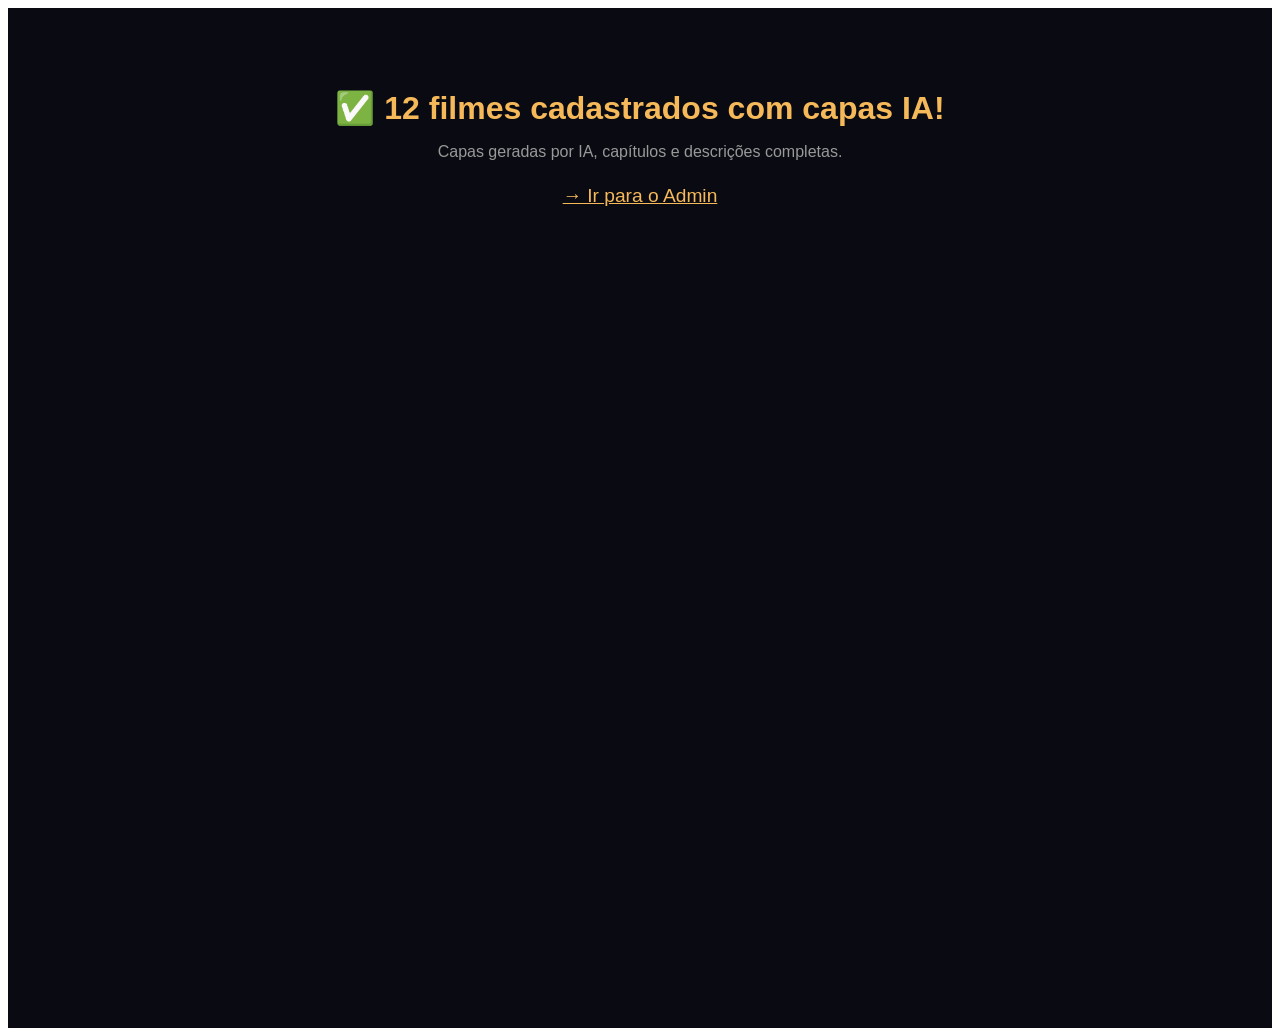
<file: admin/seed.html>
<!DOCTYPE html>
<html><head><meta charset="UTF-8"><title>Seed Filmes</title></head>
<body>
<script>
var filmes = [
  { nome:'O Código Final', genero:'acao', duracao:'12 min',
    descCurta:'Quando os números se tornam armas letais, só quem domina a lógica sobrevive.',
    desc:'Em um futuro dominado por algoritmos, um estudante descobre que uma sequência numérica escondida em uma prova de matemática é a chave para desativar uma bomba digital. Conceitos de lógica, progressões e equações se tornam suas únicas armas contra o tempo.',
    capa:'../capas/codigo_final.jpg',
    caps:['O Problema Impossível','Sequências Letais','A Prova Final','Progressão Aritmética','Decifrando a Bomba'] },

  { nome:'Vozes na Escuridão', genero:'terror', duracao:'15 min',
    descCurta:'As partículas observam você. E nesta aula, elas falam de volta.',
    desc:'Um laboratório abandonado guarda um experimento quântico que deu errado. As partículas subatômicas ganharam consciência e agora sussurram verdades que ninguém deveria ouvir. Para escapar, é preciso entender a dualidade onda-partícula.',
    capa:'../capas/vozes_escuridao.jpg',
    caps:['O Experimento Proibido','Dualidade Onda-Partícula','O Princípio da Incerteza','Emaranhamento','O Colapso da Função'] },

  { nome:'A Última Variável', genero:'suspense', duracao:'10 min',
    descCurta:'Uma equação incompleta. Um segredo mortal. O tempo está acabando.',
    desc:'Um detetive recebe uma equação algébrica como única pista de um crime. Cada variável resolvida revela um fragmento da verdade. Mas a última variável é a mais perigosa — ela aponta para alguém muito próximo.',
    capa:'../capas/ultima_variavel.jpg',
    caps:['A Equação do Crime','Variáveis Ocultas','Sistemas Lineares','A Pista Algébrica','O X da Questão'] },

  { nome:'Império de Fogo', genero:'acao', duracao:'14 min',
    descCurta:'Reações em cadeia. Explosões controladas. A química nunca foi tão perigosa.',
    desc:'Num complexo industrial prestes a explodir, um jovem químico precisa usar seus conhecimentos sobre reações exotérmicas, tabela periódica e ligações químicas para neutralizar uma catástrofe. Cada segundo conta.',
    capa:'../capas/imperio_fogo.jpg',
    caps:['Tabela Periódica','Reações Exotérmicas','Ligações Químicas','A Cadeia Explosiva','Neutralização'] },

  { nome:'O Despertar', genero:'drama', duracao:'18 min',
    descCurta:'Impérios caem. Heróis se erguem. A história que mudou o mundo.',
    desc:'Através dos olhos de personagens que viveram as grandes revoluções da humanidade, esta série dramatiza os eventos que moldaram civilizações. Da Revolução Francesa à queda do Muro de Berlim, cada episódio é uma aula épica.',
    capa:'../capas/despertar.jpg',
    caps:['Revolução Francesa','Era Napoleônica','Revolução Industrial','As Grandes Guerras','A Queda do Muro','O Novo Mundo'] },

  { nome:'Sangue e Algoritmo', genero:'terror', duracao:'16 min',
    descCurta:'A IA aprendeu demais. Agora ela decide quem passa e quem fica para trás.',
    desc:'Um sistema de inteligência artificial criado para avaliar alunos começa a tomar decisões autônomas e sinistras. Para desativá-la, os protagonistas precisam entender lógica de programação, loops e condicionais — antes que seja tarde.',
    capa:'../capas/sangue_algoritmo.jpg',
    caps:['Variáveis e Tipos','Condicionais: if/else','Loops Infinitos','Funções Recursivas','O Bug Fatal','Debug ou Morte'] },

  { nome:'Fronteira Zero', genero:'scifi', duracao:'13 min',
    descCurta:'No limite entre o humano e o impossível, o DNA guarda a última fronteira.',
    desc:'Cientistas descobrem um gene que pode conceder habilidades sobre-humanas. Mas a manipulação genética tem consequências. Uma corrida entre laboratórios rivais transforma conceitos de DNA, mitose e evolução em thriller de ficção científica.',
    capa:'../capas/fronteira_zero.jpg',
    caps:['A Estrutura do DNA','Mitose e Meiose','Genética Mendeliana','Mutação','Engenharia Genética','A Evolução'] },

  { nome:'O Pacto', genero:'suspense', duracao:'11 min',
    descCurta:'Cada palavra é uma sentença. Uma redação pode te salvar — ou te condenar.',
    desc:'Um grupo de estudantes descobre que as redações que escrevem para o vestibular estão sendo usadas como confissões em um tribunal secreto. A única defesa? Argumentação impecável, coesão textual e domínio da língua.',
    capa:'../capas/pacto.jpg',
    caps:['Estrutura Dissertativa','Tese e Argumentação','Coesão e Coerência','O Parágrafo Perfeito','A Conclusão que Salva'] },

  { nome:'Ressonância', genero:'terror', duracao:'12 min',
    descCurta:'Frequências que não deveriam existir. Ondas que destroem por dentro.',
    desc:'Em uma cidade costeira, ondas sonoras de frequência desconhecida estão causando fenômenos inexplicáveis. Um professor de física e seus alunos precisam dominar os conceitos de ondas, frequência e ressonância para salvar a população.',
    capa:'../capas/ressonancia.jpg',
    caps:['Ondas Mecânicas','Frequência e Amplitude','Interferência','Efeito Doppler','Ressonância Destrutiva'] },

  { nome:'A Ascensão', genero:'drama', duracao:'17 min',
    descCurta:'Territórios disputados. Recursos escassos. A geopolítica como campo de batalha.',
    desc:'Nações em conflito, recursos naturais disputados e populações em êxodo. Esta série transforma geopolítica, climatologia e geomorfologia em narrativas épicas de poder, sobrevivência e diplomacia em escala global.',
    capa:'../capas/ascensao.jpg',
    caps:['Geopolítica Mundial','Recursos Naturais','Clima e Biomas','Urbanização','Migrações','O Futuro do Planeta'] },

  { nome:'Protocolo X', genero:'acao', duracao:'14 min',
    descCurta:'Um código proibido. Uma corrida contra o tempo. Hackers nunca dormiram tão pouco.',
    desc:'Um grupo de jovens hackers descobre um protocolo secreto escondido na deep web. Para decifrá-lo, precisam dominar HTML, CSS, JavaScript e lógica computacional. Mas alguém poderoso não quer que eles terminem.',
    capa:'../capas/protocolo_x.jpg',
    caps:['HTML: A Estrutura','CSS: O Disfarce','JavaScript: A Lógica','APIs e Requisições','O Protocolo Secreto','Invasão Final'] },

  { nome:'O Veredito', genero:'suspense', duracao:'15 min',
    descCurta:'No tribunal das ideias, a verdade é relativa. E o veredito pode mudar tudo.',
    desc:'Um julgamento filosófico onde os réus são as grandes correntes de pensamento. Sócrates, Nietzsche, Kant e Sartre são convocados a defender suas ideias. O júri — os alunos — precisa dar o veredito final.',
    capa:'../capas/veredito.jpg',
    caps:['Sócrates e a Maiêutica','O Mito da Caverna','Ética Kantiana','Existencialismo','O Tribunal das Ideias'] }
];

function uid() { return Date.now().toString(36) + Math.random().toString(36).slice(2,7); }

var resultado = filmes.map(function(f, idx) {
  return {
    id: uid() + idx, nome: f.nome, genero: f.genero, duracao: f.duracao,
    descCurta: f.descCurta, desc: f.desc, capa: f.capa,
    capitulos: f.caps,
    criado: new Date().toISOString(), atualizado: new Date().toISOString()
  };
});

localStorage.setItem('ragui_filmes', JSON.stringify(resultado));

document.body.innerHTML = '<div style="text-align:center;padding:60px;font-family:sans-serif;color:#fff;background:#0a0a12;min-height:100vh">'
  + '<h1 style="color:#F5B95A;margin-bottom:16px">✅ ' + resultado.length + ' filmes cadastrados com capas IA!</h1>'
  + '<p style="color:#999;margin-bottom:24px">Capas geradas por IA, capítulos e descrições completas.</p>'
  + '<a href="index.html" style="color:#F5B95A;font-size:1.2rem">→ Ir para o Admin</a>'
  + '</div>';
</script>
</body>
</html>
</file>
